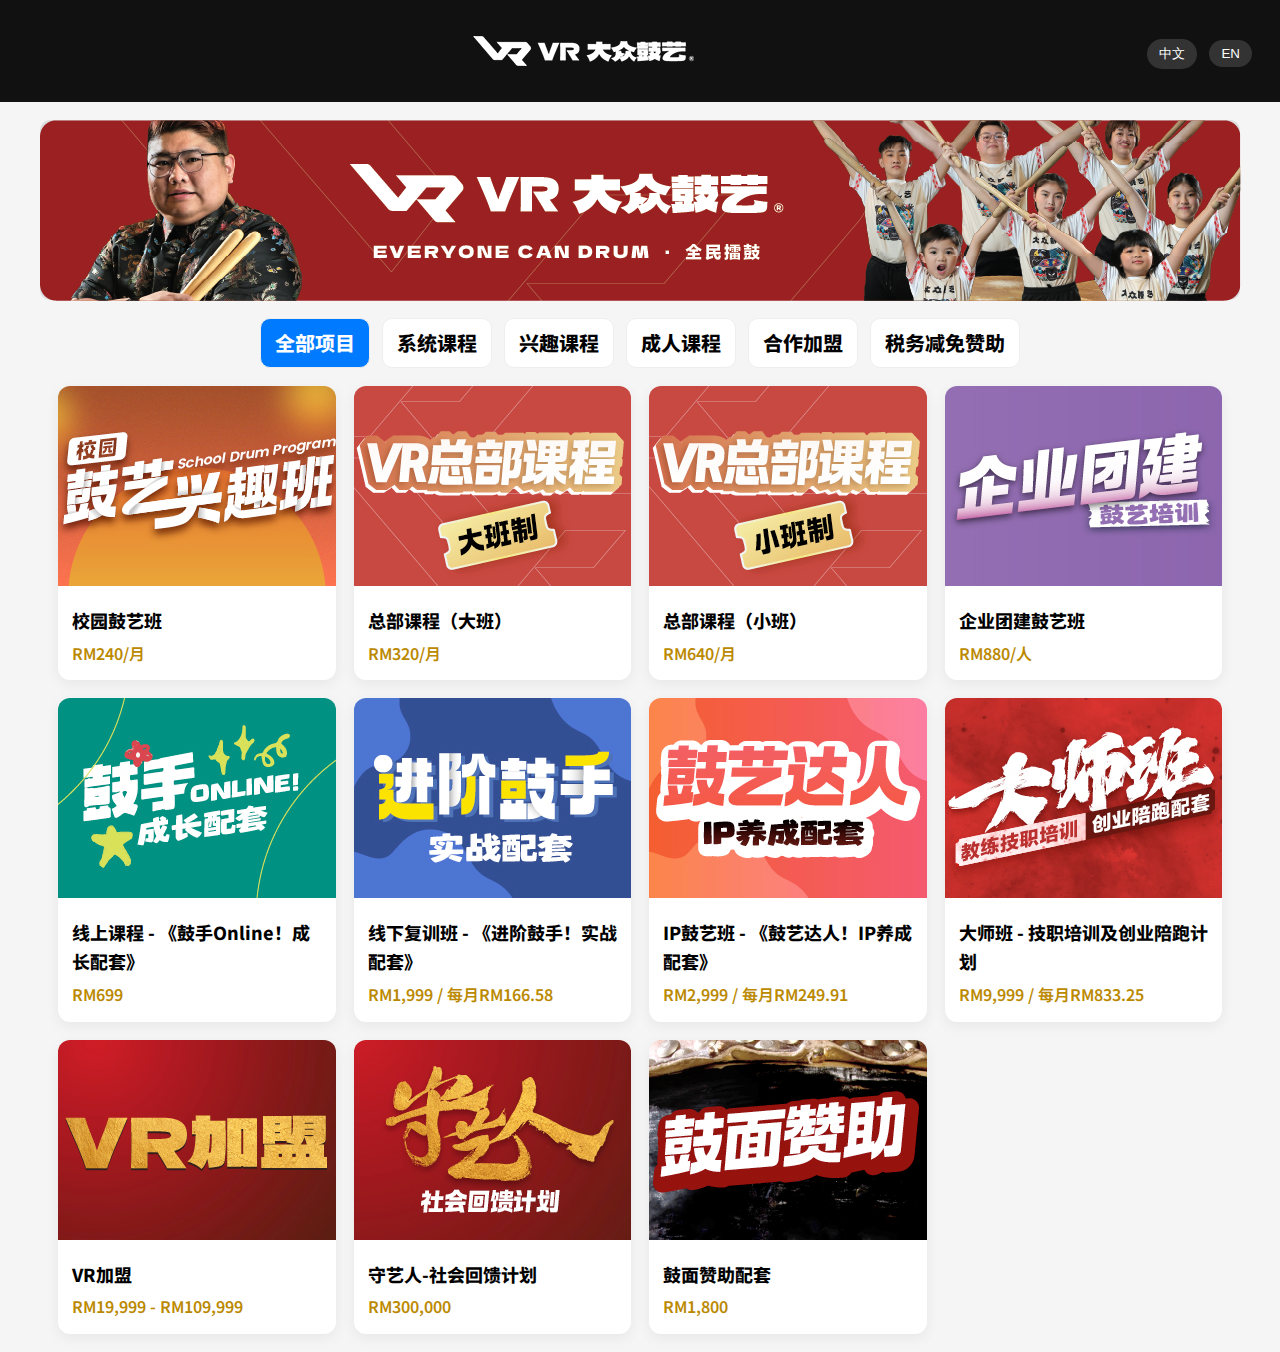
<file: index.html>
<!DOCTYPE html>
<html lang="zh">
<head>
<meta charset="utf-8" />
<meta name="viewport" content="width=device-width,initial-scale=1" />
<title>VR大众鼓艺 - 目录</title>
<link rel="stylesheet" href="style.css" />
</head>
<body>
  <header class="header">
    <div class="brand"><img src="1x/logo.png"></div>
    <div class="lang-btns">
      <button id="lang-zh">中文</button>
      <button id="lang-en">EN</button>
    </div>
  </header>

  <div class="banner container"><img src="1x/Asset 1.png"></div>

  <div class="tabs container">
    <div class="tab" data-cat="all">全部项目</div>
    <div class="tab" data-cat="系统课程">系统课程</div>
    <div class="tab" data-cat="兴趣课程">兴趣课程</div>
    <div class="tab" data-cat="成人课程">成人课程</div>
    <div class="tab" data-cat="合作加盟">合作加盟</div>
    <div class="tab" data-cat="税务减免赞助">税务减免赞助</div>
  </div>

  <main class="container">
    <div id="grid" class="grid"></div>
  </main>

<script src="script.js"></script>
</body>
</html>
</file>
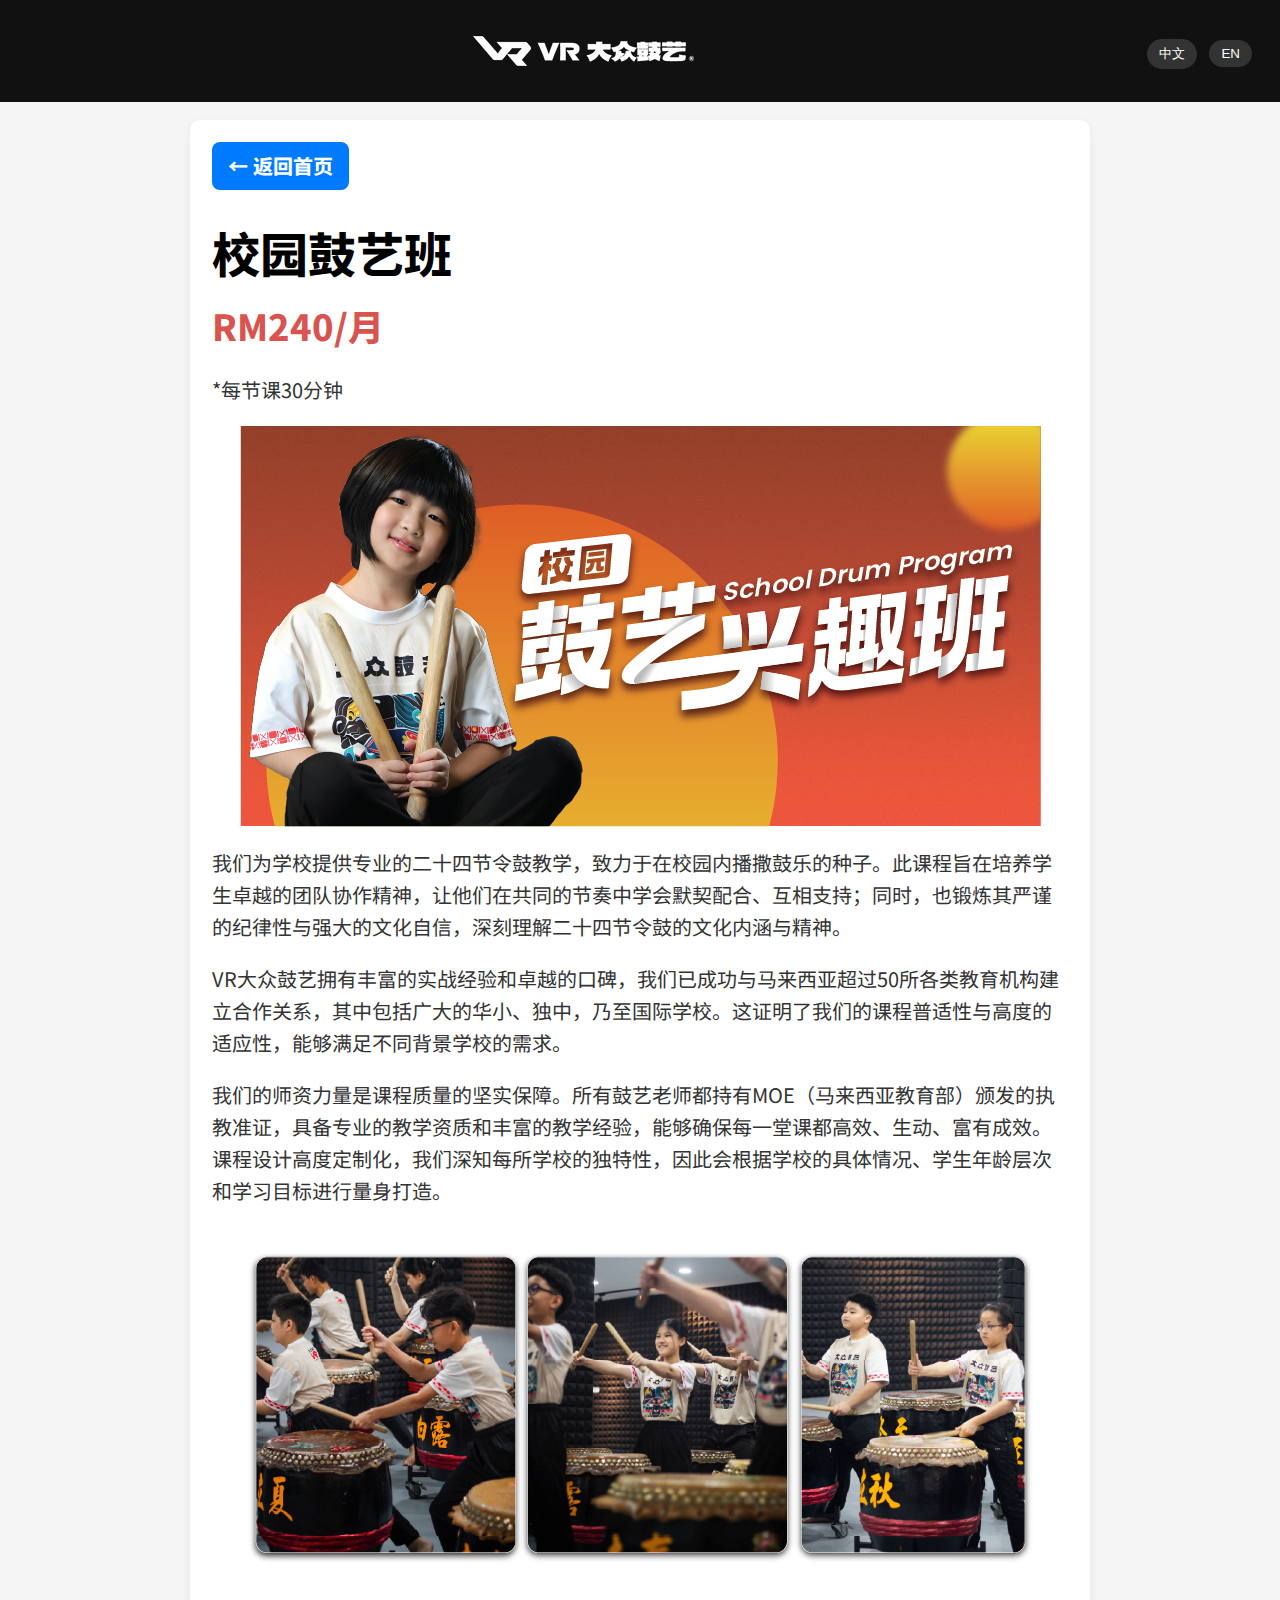
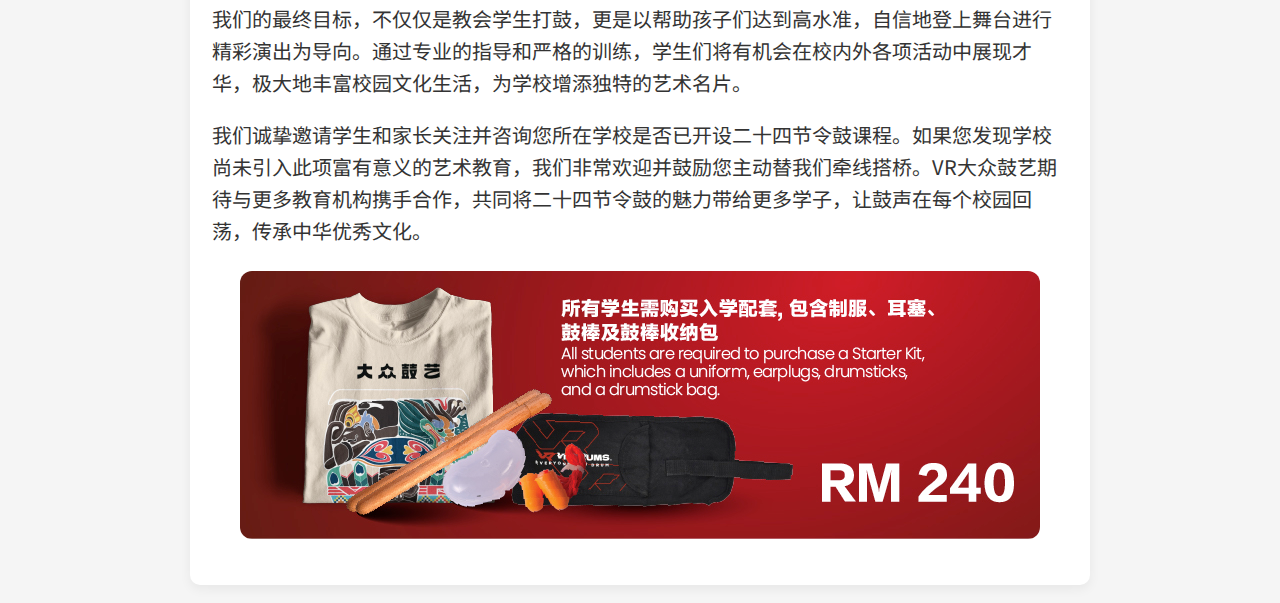
<file: project1.html>
<!DOCTYPE html>
<html lang="zh">
<head>
<meta charset="utf-8" />
<meta name="viewport" content="width=device-width,initial-scale=1" />
<title>校园鼓艺班 - VR大众鼓艺</title>
<link rel="stylesheet" href="style.css" />
</head>
<body>
  <header class="header">
    <div class="brand"><img src="1x/logo.png"></div>
    <div class="lang-btns">
      <button id="lang-zh">中文</button>
      <button id="lang-en">EN</button>
    </div>
  </header>

  <main class="container">
    <div class="content">
      <a class="back" href="index.html">← 返回首页</a>
      <div class="title" id="heading">校园鼓艺班</div>
      <div class="price" id="price">RM240/月</div>
      <div class="desc" id="desc"><p>*每节课30分钟</p></div>

      <div class="hero-img"><img src="1x/Asset 5.png" /></div>
      <div class="desc" id="desc">
        <p>我们为学校提供专业的二十四节令鼓教学，致力于在校园内播撒鼓乐的种子。此课程旨在培养学生卓越的团队协作精神，让他们在共同的节奏中学会默契配合、互相支持；同时，也锻炼其严谨的纪律性与强大的文化自信，深刻理解二十四节令鼓的文化内涵与精神。</p>
      
        <p>VR大众鼓艺拥有丰富的实战经验和卓越的口碑，我们已成功与马来西亚超过50所各类教育机构建立合作关系，其中包括广大的华小、独中，乃至国际学校。这证明了我们的课程普适性与高度的适应性，能够满足不同背景学校的需求。</p>
      
        <p>我们的师资力量是课程质量的坚实保障。所有鼓艺老师都持有MOE（马来西亚教育部）颁发的执教准证，具备专业的教学资质和丰富的教学经验，能够确保每一堂课都高效、生动、富有成效。课程设计高度定制化，我们深知每所学校的独特性，因此会根据学校的具体情况、学生年龄层次和学习目标进行量身打造。</p>
        <img src="1x/Rate Card2-25.jpg" class="desc-img" />

        <p>我们的最终目标，不仅仅是教会学生打鼓，更是以帮助孩子们达到高水准，自信地登上舞台进行精彩演出为导向。通过专业的指导和严格的训练，学生们将有机会在校内外各项活动中展现才华，极大地丰富校园文化生活，为学校增添独特的艺术名片。</p>
      
        <p>我们诚挚邀请学生和家长关注并咨询您所在学校是否已开设二十四节令鼓课程。如果您发现学校尚未引入此项富有意义的艺术教育，我们非常欢迎并鼓励您主动替我们牵线搭桥。VR大众鼓艺期待与更多教育机构携手合作，共同将二十四节令鼓的魅力带给更多学子，让鼓声在每个校园回荡，传承中华优秀文化。</p>
        <img src="1x/Rate Card.jpg" class="desc-img" />
      </div>
  </main>

<script>
  window.PROJECT_PAGE = "project1.html";
</script>
<script src="script.js"></script>
</body>
</html>
</file>
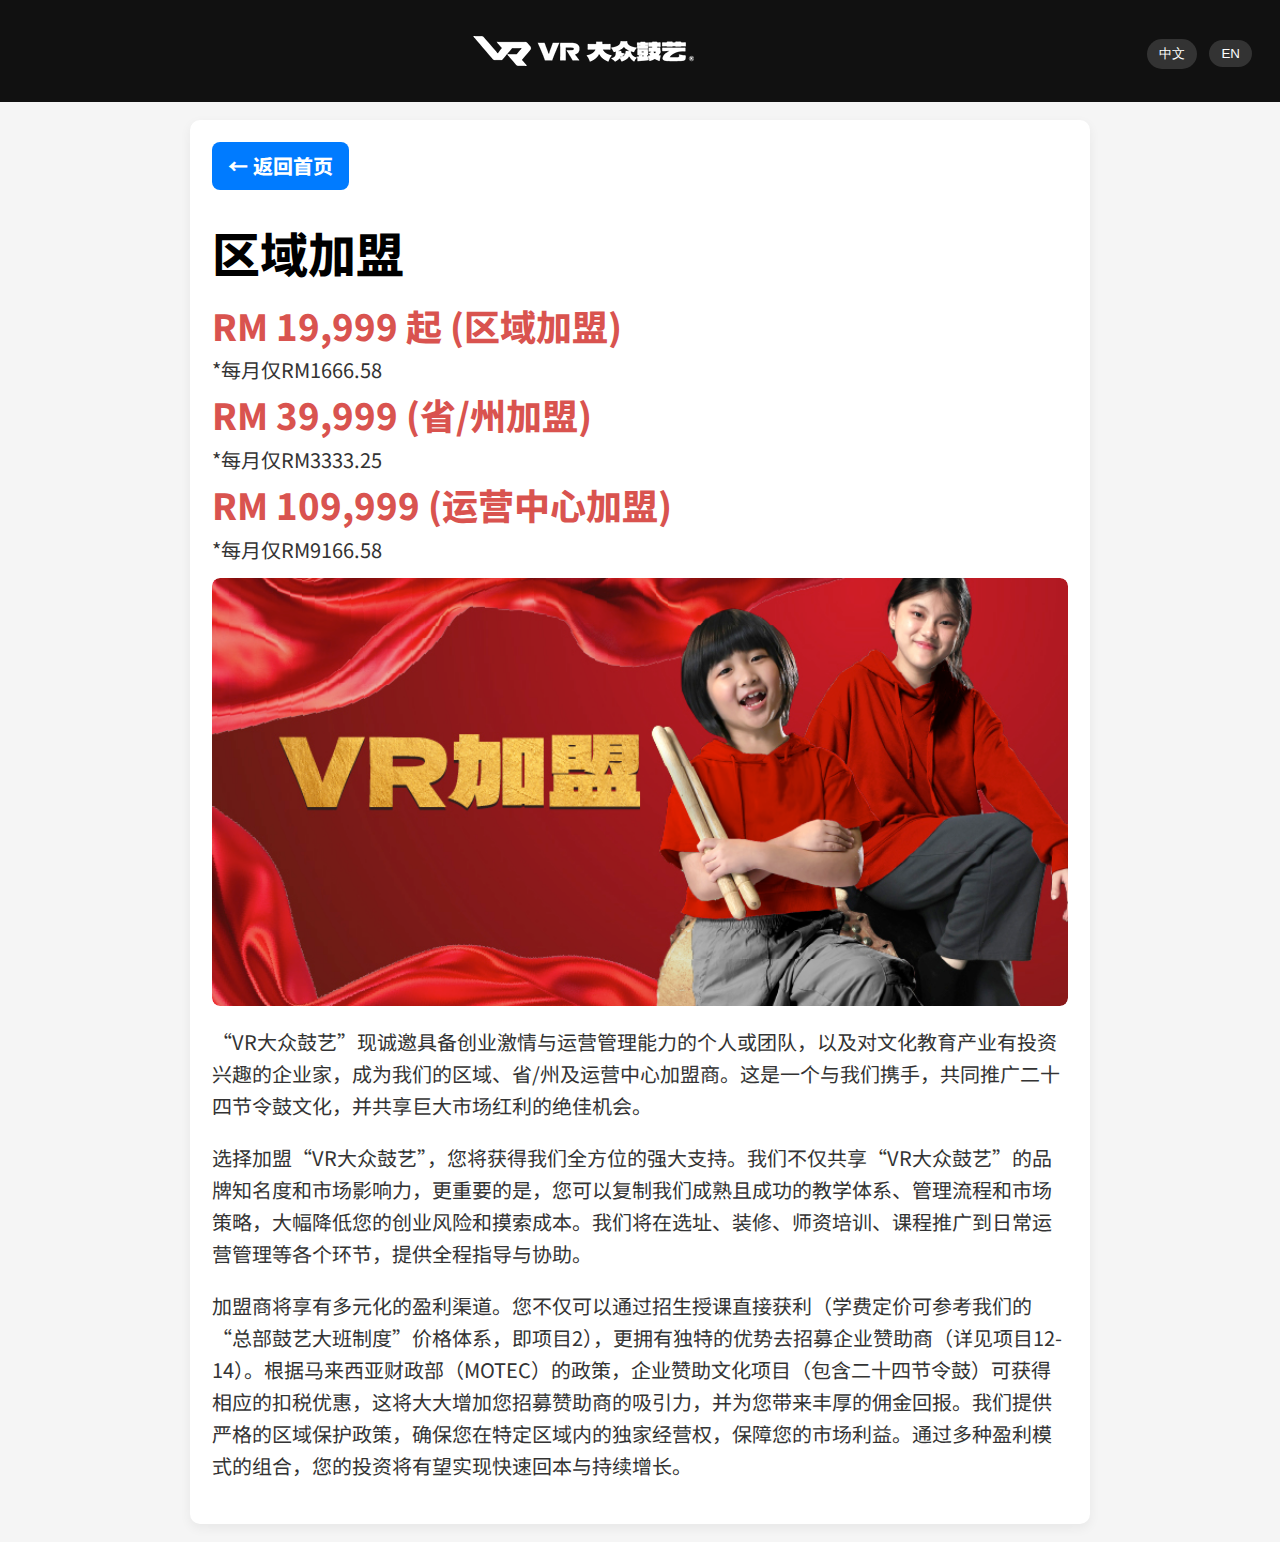
<file: project10.html>
<!DOCTYPE html>
<html lang="zh">
<head>
<meta charset="utf-8" />
<meta name="viewport" content="width=device-width,initial-scale=1" />
<title>区域加盟 - VR大众鼓艺</title>
<link rel="stylesheet" href="style.css" />
</head>
<body>
  <header class="header">
    <div class="brand"><img src="1x/logo.png"></div>
    <div class="lang-btns">
      <button id="lang-zh">中文</button>
      <button id="lang-en">EN</button>
    </div>
  </header>

  <main class="container">
    <div class="content">
      <a class="back" href="index.html">← 返回首页</a>
      <div class="title" id="heading">区域加盟</div>
      <div class="price" id="price">RM 19,999 起 (区域加盟)</div>
      <div class="desc" id="desc">*每月仅RM1666.58</div>
      <div class="price" id="price">RM 39,999 (省/州加盟)</div>
      <div class="desc" id="desc">*每月仅RM3333.25</div>
      <div class="price" id="price">RM 109,999 (运营中心加盟)</div>
     <div class="desc" id="desc">*每月仅RM9166.58</div>

      <div class="hero-img"><img src="1x/Rate Card-21.jpg" alt="区域加盟" style="width:100%;height:100%;object-fit:cover;border-radius:8px" /></div>
      <div class="desc" id="desc"><p>“VR大众鼓艺”现诚邀具备创业激情与运营管理能力的个人或团队，以及对文化教育产业有投资兴趣的企业家，成为我们的区域、省/州及运营中心加盟商。这是一个与我们携手，共同推广二十四节令鼓文化，并共享巨大市场红利的绝佳机会。</p>

        <p>选择加盟“VR大众鼓艺”，您将获得我们全方位的强大支持。我们不仅共享“VR大众鼓艺”的品牌知名度和市场影响力，更重要的是，您可以复制我们成熟且成功的教学体系、管理流程和市场策略，大幅降低您的创业风险和摸索成本。我们将在选址、装修、师资培训、课程推广到日常运营管理等各个环节，提供全程指导与协助。</p>
        
        <p>加盟商将享有多元化的盈利渠道。您不仅可以通过招生授课直接获利（学费定价可参考我们的“总部鼓艺大班制度”价格体系，即项目2），更拥有独特的优势去招募企业赞助商（详见项目12-14）。根据马来西亚财政部（MOTEC）的政策，企业赞助文化项目（包含二十四节令鼓）可获得相应的扣税优惠，这将大大增加您招募赞助商的吸引力，并为您带来丰厚的佣金回报。我们提供严格的区域保护政策，确保您在特定区域内的独家经营权，保障您的市场利益。通过多种盈利模式的组合，您的投资将有望实现快速回本与持续增长。</p></div>
    </div>
  </main>

<script>
  window.PROJECT_PAGE = "project10.html";
</script>
<script src="script.js"></script>
</body>
</html>
</file>
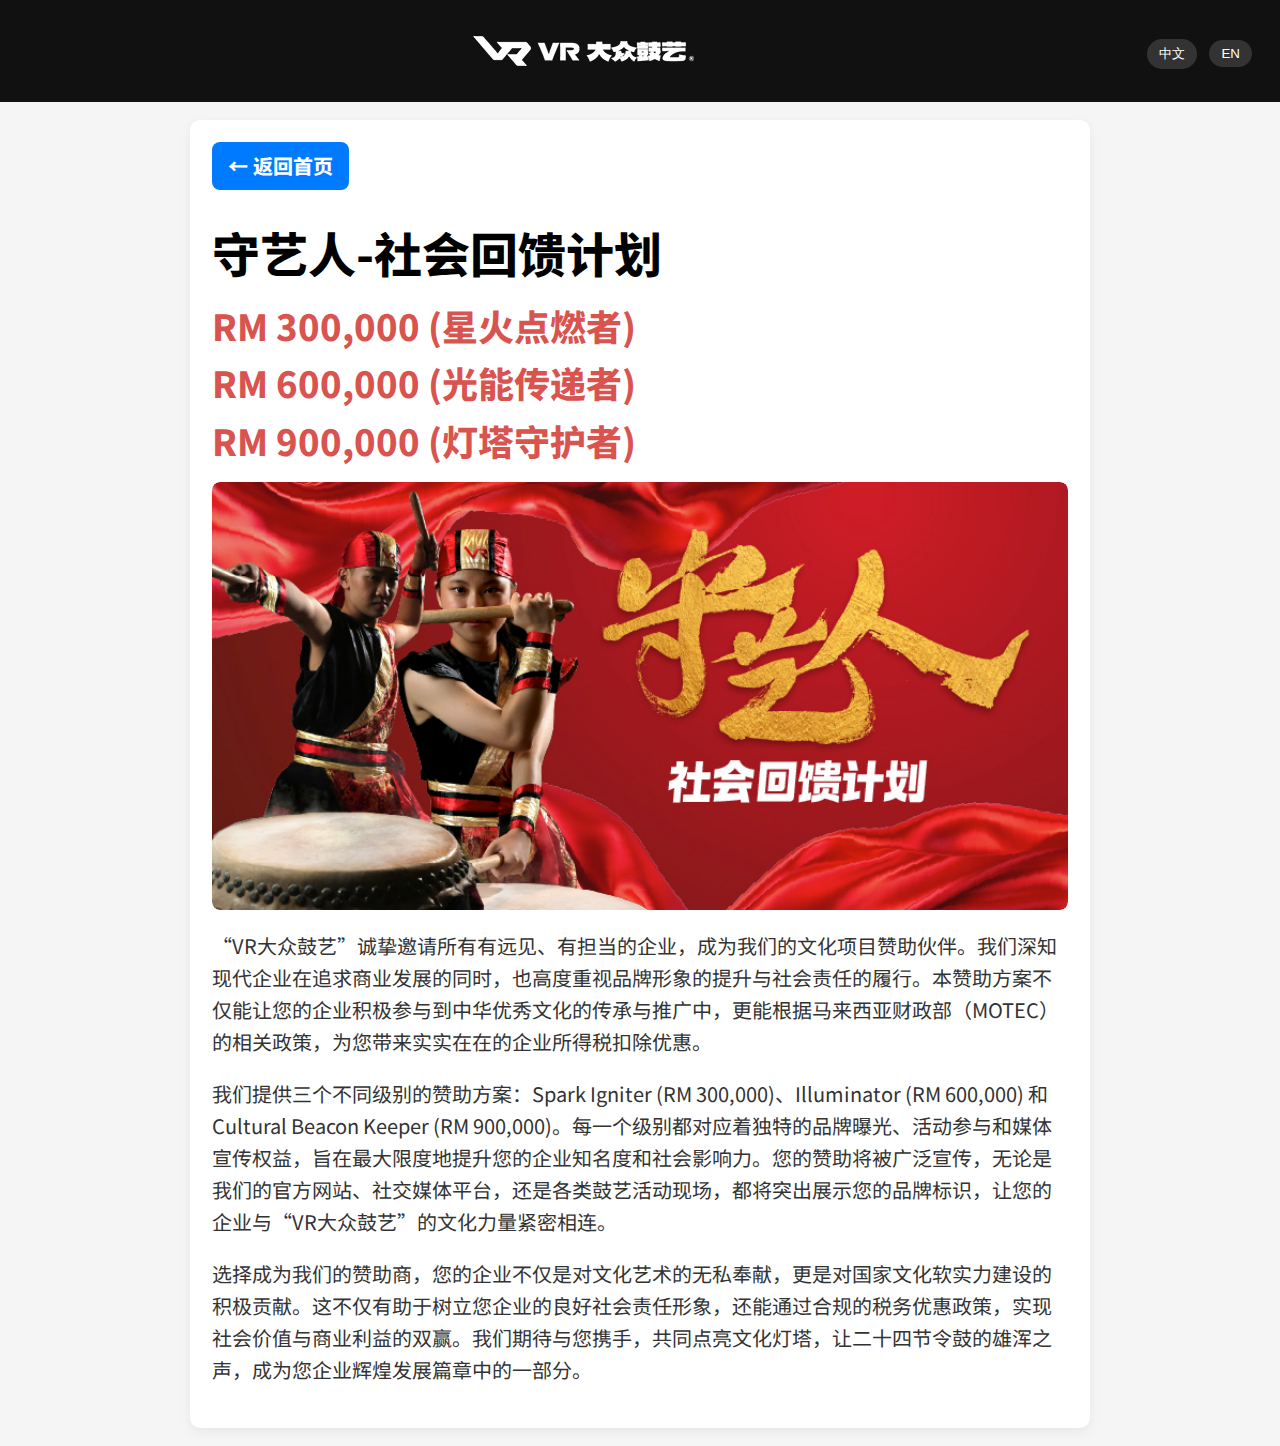
<file: project13.html>
<!DOCTYPE html>
<html lang="zh">
<head>
<meta charset="utf-8" />
<meta name="viewport" content="width=device-width,initial-scale=1" />
<title>星火点燃者 - VR大众鼓艺</title>
<link rel="stylesheet" href="style.css" />
</head>
<body>
  <header class="header">
    <div class="brand"><img src="1x/logo.png"></div>
    <div class="lang-btns">
      <button id="lang-zh">中文</button>
      <button id="lang-en">EN</button>
    </div>
  </header>

  <main class="container">
    <div class="content">
      <a class="back" href="index.html">← 返回首页</a>
      <div class="title" id="heading">守艺人-社会回馈计划</div>
      <div class="price" id="price">RM 300,000 (星火点燃者)</div>
      <div class="price" id="price">RM 600,000 (光能传递者)</div>
      <div class="price" id="price">RM 900,000 (灯塔守护者)</div>
      <div class="hero-img"><img src="1x/Rate Card-22.jpg" alt="星火点燃者" style="width:100%;height:100%;object-fit:cover;border-radius:8px" /></div>
      <div class="desc" id="desc"><p>“VR大众鼓艺”诚挚邀请所有有远见、有担当的企业，成为我们的文化项目赞助伙伴。我们深知现代企业在追求商业发展的同时，也高度重视品牌形象的提升与社会责任的履行。本赞助方案不仅能让您的企业积极参与到中华优秀文化的传承与推广中，更能根据马来西亚财政部（MOTEC）的相关政策，为您带来实实在在的企业所得税扣除优惠。</p>

        <p>我们提供三个不同级别的赞助方案：Spark Igniter (RM 300,000)、Illuminator (RM 600,000) 和 Cultural Beacon Keeper (RM 900,000)。每一个级别都对应着独特的品牌曝光、活动参与和媒体宣传权益，旨在最大限度地提升您的企业知名度和社会影响力。您的赞助将被广泛宣传，无论是我们的官方网站、社交媒体平台，还是各类鼓艺活动现场，都将突出展示您的品牌标识，让您的企业与“VR大众鼓艺”的文化力量紧密相连。</p>
        
        <p>选择成为我们的赞助商，您的企业不仅是对文化艺术的无私奉献，更是对国家文化软实力建设的积极贡献。这不仅有助于树立您企业的良好社会责任形象，还能通过合规的税务优惠政策，实现社会价值与商业利益的双赢。我们期待与您携手，共同点亮文化灯塔，让二十四节令鼓的雄浑之声，成为您企业辉煌发展篇章中的一部分。</p></div>
    </div>
  </main>

<script>
  window.PROJECT_PAGE = "project13.html";
</script>
<script src="script.js"></script>
</body>
</html>
</file>
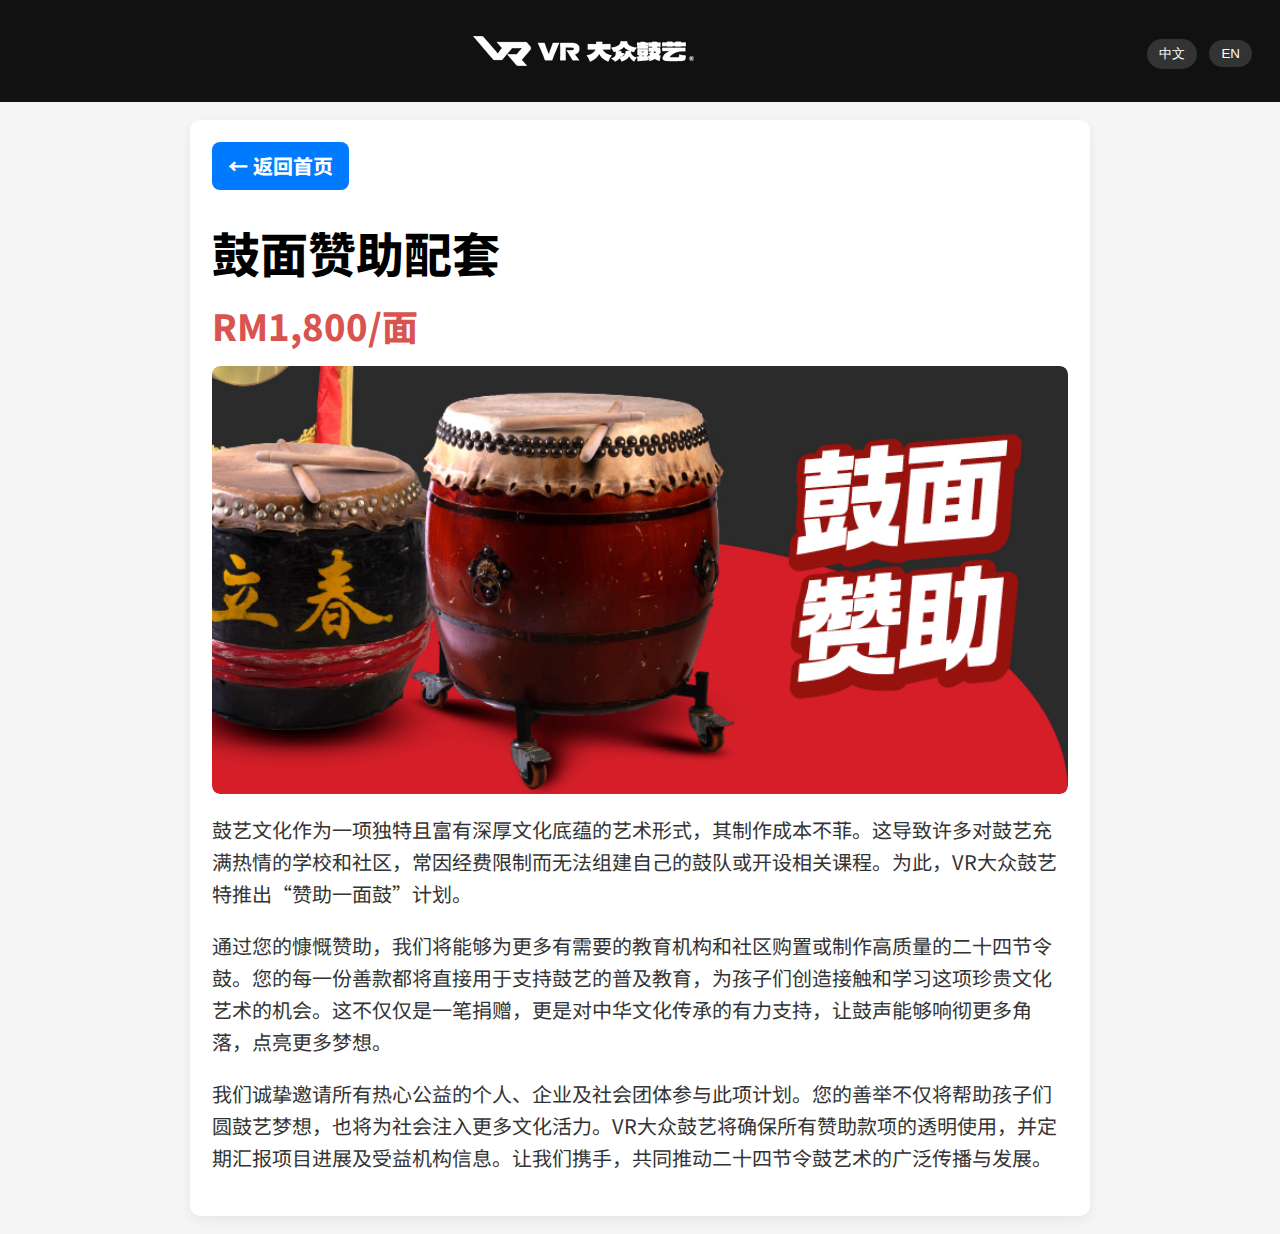
<file: project16.html>
<!DOCTYPE html>
<html lang="zh">
<head>
<meta charset="utf-8" />
<meta name="viewport" content="width=device-width,initial-scale=1" />
<title>鼓面赞助配套 - VR大众鼓艺</title>
<link rel="stylesheet" href="style.css" />
</head>
<body>
  <header class="header">
    <div class="brand"><img src="1x/logo.png"></div>
    <div class="lang-btns">
      <button id="lang-zh">中文</button>
      <button id="lang-en">EN</button>
    </div>
  </header>

  <main class="container">
    <div class="content">
      <a class="back" href="index.html">← 返回首页</a>
      <div class="title" id="heading">鼓面赞助配套</div>
      <div class="price" id="price">RM1,800/面</div>
      <div class="hero-img"><img src="1x/Rate Card-23.jpg" alt="鼓面赞助配套" style="width:100%;height:100%;object-fit:cover;border-radius:8px" /></div>
      <div class="desc" id="desc"><p>鼓艺文化作为一项独特且富有深厚文化底蕴的艺术形式，其制作成本不菲。这导致许多对鼓艺充满热情的学校和社区，常因经费限制而无法组建自己的鼓队或开设相关课程。为此，VR大众鼓艺特推出“赞助一面鼓”计划。</p>

        <p>通过您的慷慨赞助，我们将能够为更多有需要的教育机构和社区购置或制作高质量的二十四节令鼓。您的每一份善款都将直接用于支持鼓艺的普及教育，为孩子们创造接触和学习这项珍贵文化艺术的机会。这不仅仅是一笔捐赠，更是对中华文化传承的有力支持，让鼓声能够响彻更多角落，点亮更多梦想。</p>
        
        <p>我们诚挚邀请所有热心公益的个人、企业及社会团体参与此项计划。您的善举不仅将帮助孩子们圆鼓艺梦想，也将为社会注入更多文化活力。VR大众鼓艺将确保所有赞助款项的透明使用，并定期汇报项目进展及受益机构信息。让我们携手，共同推动二十四节令鼓艺术的广泛传播与发展。</p></div>
    </div>
  </main>

<script>
  window.PROJECT_PAGE = "project16.html";
</script>
<script src="script.js"></script>
</body>
</html>
</file>
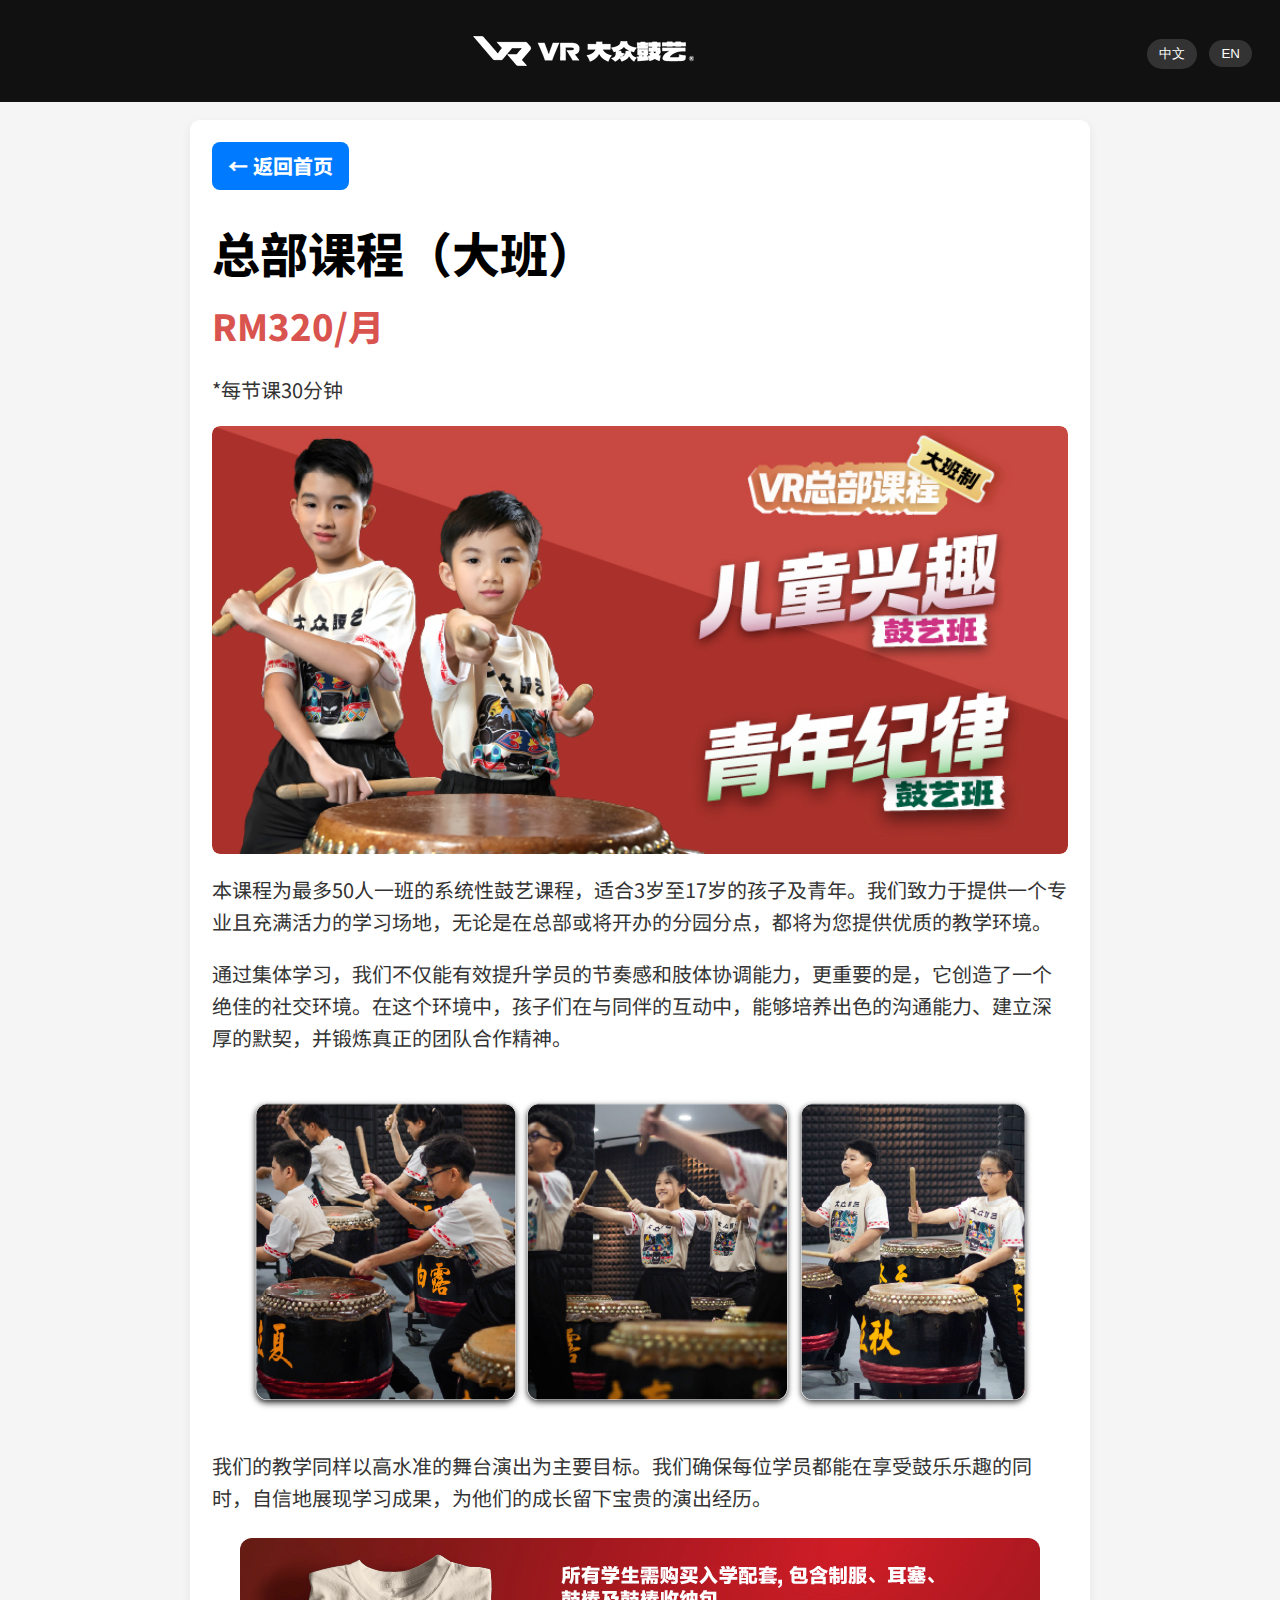
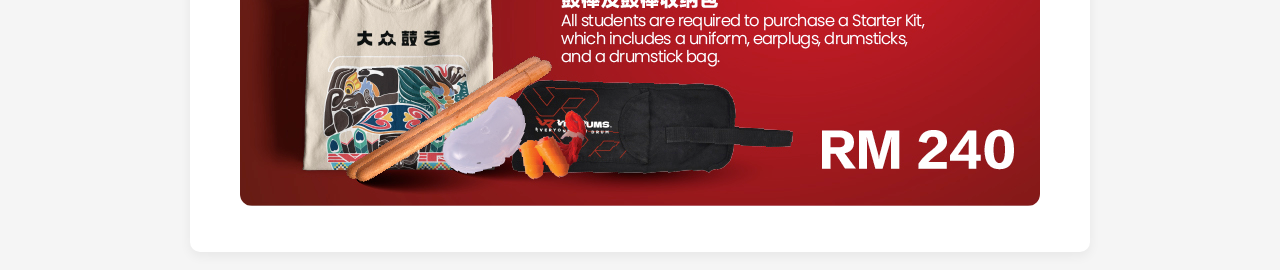
<file: project2.html>
<!DOCTYPE html>
<html lang="zh">
<head>
<meta charset="utf-8" />
<meta name="viewport" content="width=device-width,initial-scale=1" />
<title>儿童兴趣鼓艺班（大班） - VR大众鼓艺</title>
<link rel="stylesheet" href="style.css" />
</head>
<body>
  <header class="header">
    <div class="brand"><img src="1x/logo.png"></div>
    <div class="lang-btns">
      <button id="lang-zh">中文</button>
      <button id="lang-en">EN</button>
    </div>
  </header>

  <main class="container">
    <div class="content">
      <a class="back" href="index.html">← 返回首页</a>
      <div class="title" id="heading">总部课程（大班）</div>
      <div class="price" id="price">RM320/月</div>
      <div class="desc" id="desc"><p>*每节课30分钟</p></div>
      <div class="hero-img"><img src="1x/Rate Card-18.jpg" alt="儿童兴趣鼓艺班（大班）" style="width:100%;height:100%;object-fit:cover;border-radius:8px" /></div>
      <div class="desc" id="desc">
        <p>本课程为最多50人一班的系统性鼓艺课程，适合3岁至17岁的孩子及青年。我们致力于提供一个专业且充满活力的学习场地，无论是在总部或将开办的分园分点，都将为您提供优质的教学环境。</p>

          <p>通过集体学习，我们不仅能有效提升学员的节奏感和肢体协调能力，更重要的是，它创造了一个绝佳的社交环境。在这个环境中，孩子们在与同伴的互动中，能够培养出色的沟通能力、建立深厚的默契，并锻炼真正的团队合作精神。</p>
          <img src="1x/Rate Card2-25.jpg" class="desc-img" />

            <p>我们的教学同样以高水准的舞台演出为主要目标。我们确保每位学员都能在享受鼓乐乐趣的同时，自信地展现学习成果，为他们的成长留下宝贵的演出经历。</p>
            <img src="1x/Rate Card.jpg" class="desc-img" />

        </div>
    </div>
  </main>

<script>
  window.PROJECT_PAGE = "project2.html";
</script>
<script src="script.js"></script>
</body>
</html>
</file>
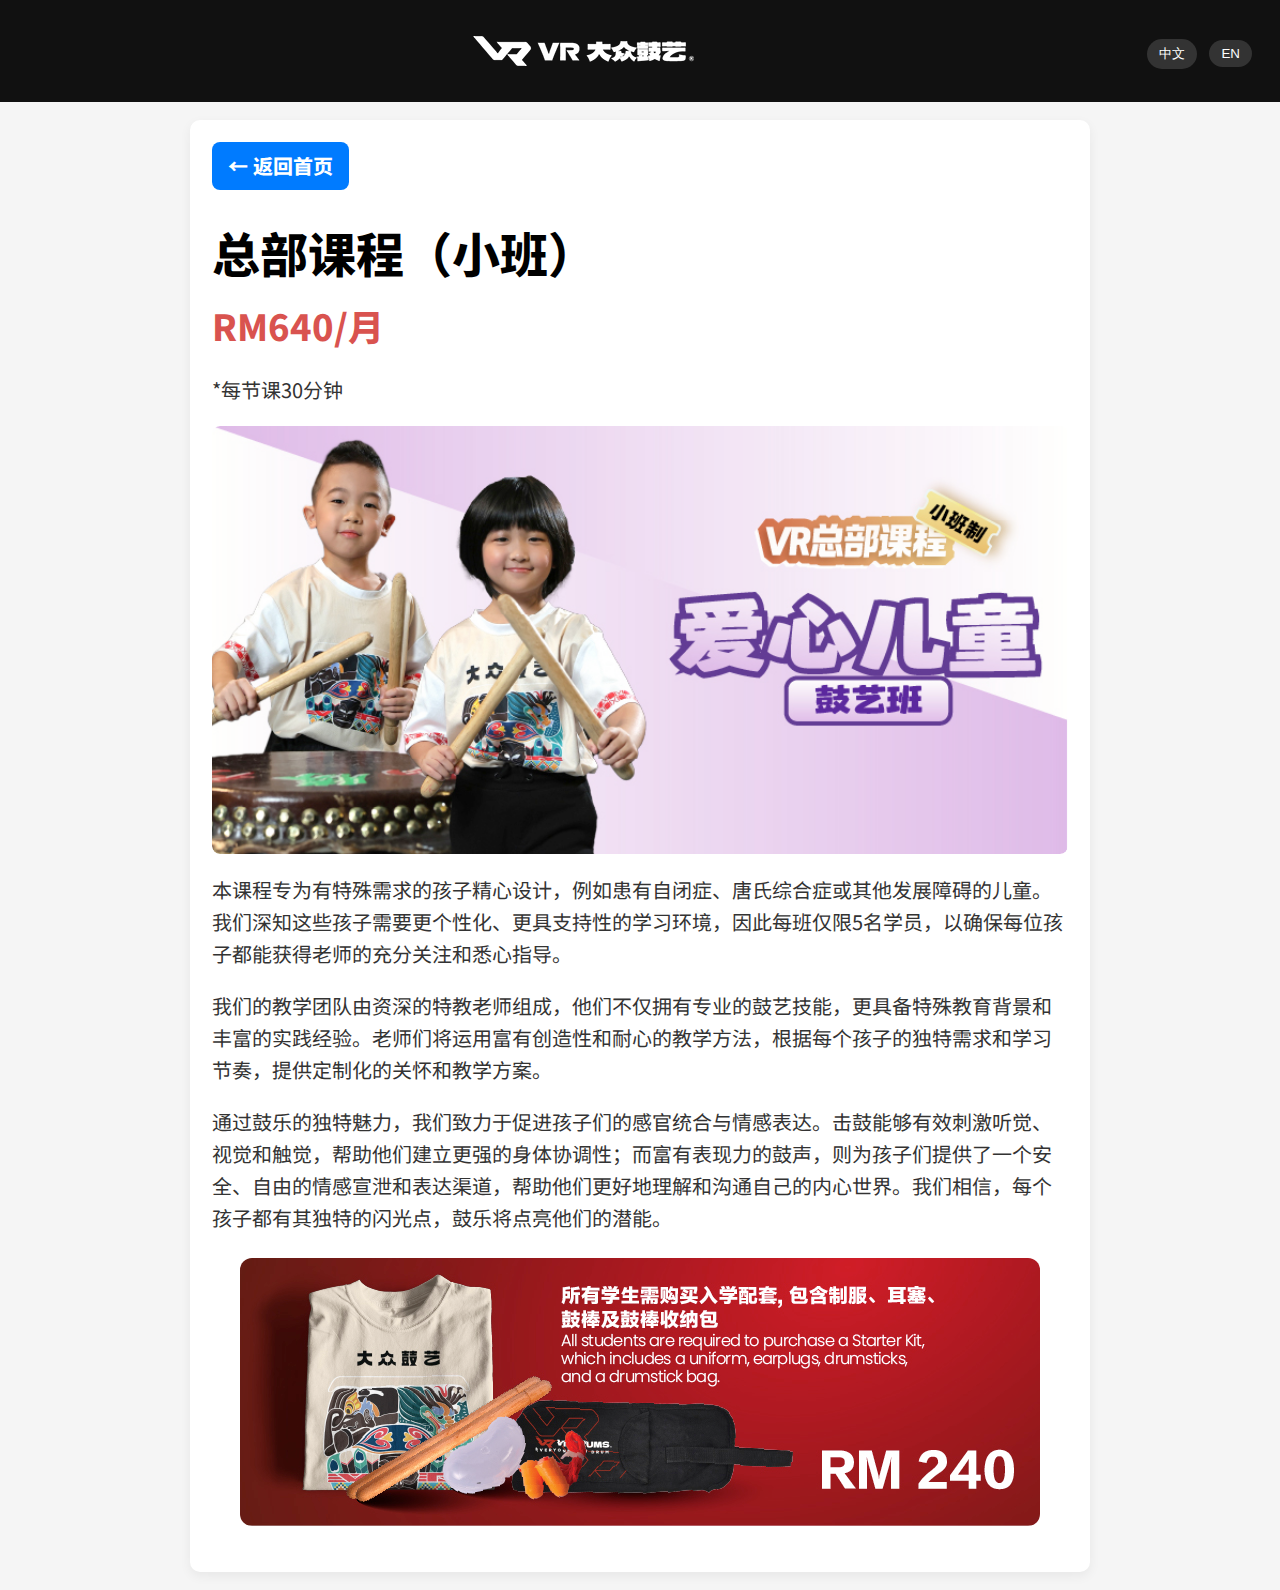
<file: project3.html>
<!DOCTYPE html>
<html lang="zh">
<head>
<meta charset="utf-8" />
<meta name="viewport" content="width=device-width,initial-scale=1" />
<title>爱心儿童鼓艺班（小班） - VR大众鼓艺</title>
<link rel="stylesheet" href="style.css" />
</head>
<body>
  <header class="header">
    <div class="brand"><img src="1x/logo.png"></div>
    <div class="lang-btns">
      <button id="lang-zh">中文</button>
      <button id="lang-en">EN</button>
    </div>
  </header>

  <main class="container">
    <div class="content">
      <a class="back" href="index.html">← 返回首页</a>
      <div class="title" id="heading">总部课程（小班）</div>
      <div class="price" id="price">RM640/月</div>
      <div class="desc" id="desc"><p>*每节课30分钟</p></div>

      <div class="hero-img"><img src="1x/Rate Card-19.jpg" alt="爱心儿童鼓艺班（小班）" style="width:100%;height:100%;object-fit:cover;border-radius:8px" /></div>
      <div class="desc" id="desc">
        <p>本课程专为有特殊需求的孩子精心设计，例如患有自闭症、唐氏综合症或其他发展障碍的儿童。我们深知这些孩子需要更个性化、更具支持性的学习环境，因此每班仅限5名学员，以确保每位孩子都能获得老师的充分关注和悉心指导。</p>

          <p>我们的教学团队由资深的特教老师组成，他们不仅拥有专业的鼓艺技能，更具备特殊教育背景和丰富的实践经验。老师们将运用富有创造性和耐心的教学方法，根据每个孩子的独特需求和学习节奏，提供定制化的关怀和教学方案。</p>
          
          <p>通过鼓乐的独特魅力，我们致力于促进孩子们的感官统合与情感表达。击鼓能够有效刺激听觉、视觉和触觉，帮助他们建立更强的身体协调性；而富有表现力的鼓声，则为孩子们提供了一个安全、自由的情感宣泄和表达渠道，帮助他们更好地理解和沟通自己的内心世界。我们相信，每个孩子都有其独特的闪光点，鼓乐将点亮他们的潜能。</p>
          <img src="1x/Rate Card.jpg" class="desc-img" />

        </div>
    </div>
  </main>

<script>
  window.PROJECT_PAGE = "project3.html";
</script>
<script src="script.js"></script>
</body>
</html>
</file>
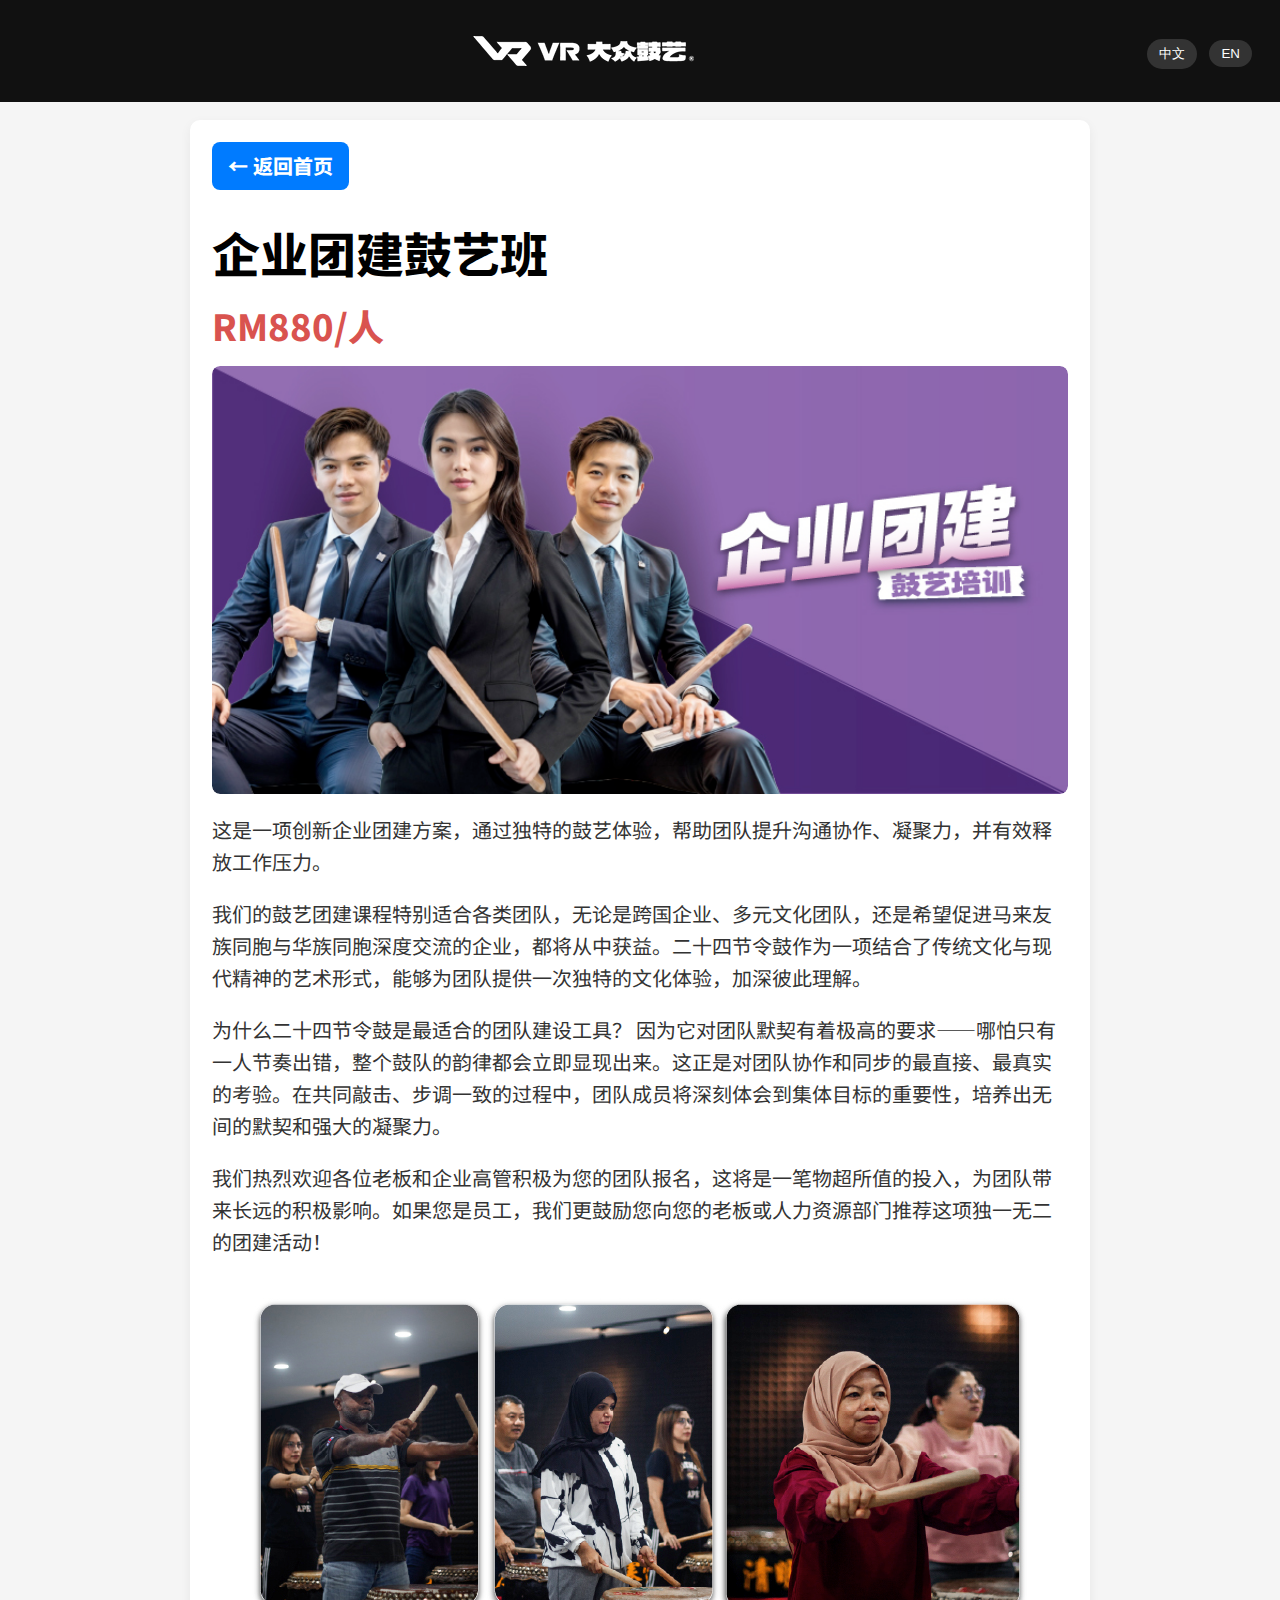
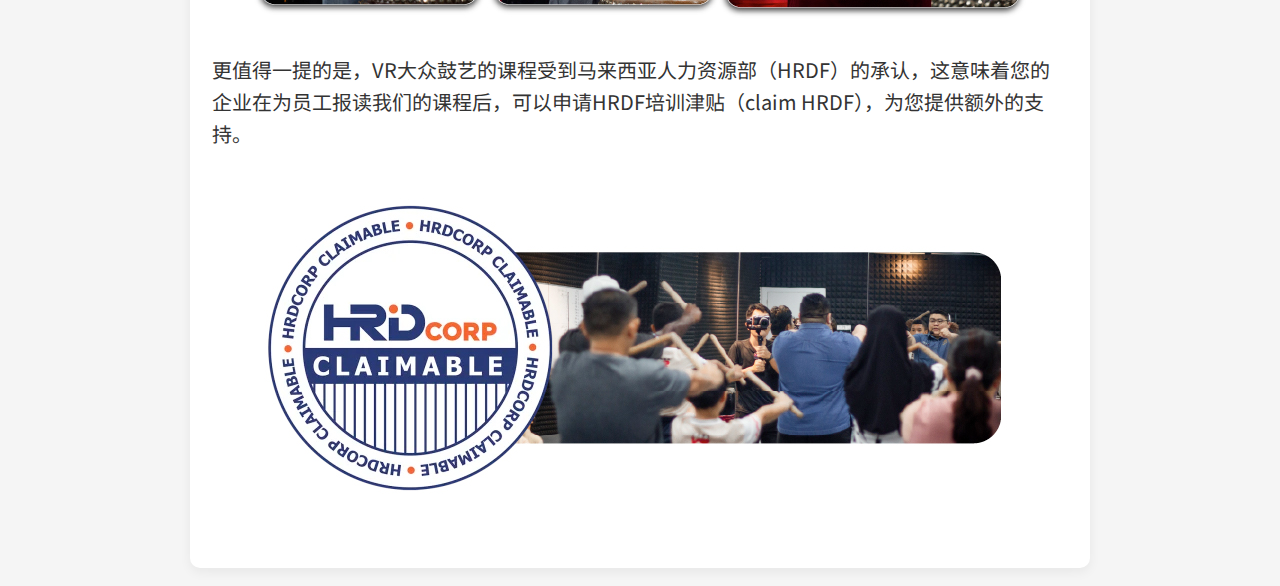
<file: project4.html>
<!DOCTYPE html>
<html lang="zh">
<head>
<meta charset="utf-8" />
<meta name="viewport" content="width=device-width,initial-scale=1" />
<title>企业团建鼓艺班 - VR大众鼓艺</title>
<link rel="stylesheet" href="style.css" />
</head>
<body>
  <header class="header">
    <div class="brand"><img src="1x/logo.png"></div>
    <div class="lang-btns">
      <button id="lang-zh">中文</button>
      <button id="lang-en">EN</button>
    </div>
  </header>

  <main class="container">
    <div class="content">
      <a class="back" href="index.html">← 返回首页</a>
      <div class="title" id="heading">企业团建鼓艺班</div>
      <div class="price" id="price">RM880/人</div>
      <div class="hero-img"><img src="1x/Rate Card-20.jpg" alt="企业团建鼓艺班" style="width:100%;height:100%;object-fit:cover;border-radius:8px" /></div>
      <div class="desc" id="desc"><p>这是一项创新企业团建方案，通过独特的鼓艺体验，帮助团队提升沟通协作、凝聚力，并有效释放工作压力。</p>

        <p>我们的鼓艺团建课程特别适合各类团队，无论是跨国企业、多元文化团队，还是希望促进马来友族同胞与华族同胞深度交流的企业，都将从中获益。二十四节令鼓作为一项结合了传统文化与现代精神的艺术形式，能够为团队提供一次独特的文化体验，加深彼此理解。</p>
        
          <p>为什么二十四节令鼓是最适合的团队建设工具？ 因为它对团队默契有着极高的要求——哪怕只有一人节奏出错，整个鼓队的韵律都会立即显现出来。这正是对团队协作和同步的最直接、最真实的考验。在共同敲击、步调一致的过程中，团队成员将深刻体会到集体目标的重要性，培养出无间的默契和强大的凝聚力。</p>
        
            <p>我们热烈欢迎各位老板和企业高管积极为您的团队报名，这将是一笔物超所值的投入，为团队带来长远的积极影响。如果您是员工，我们更鼓励您向您的老板或人力资源部门推荐这项独一无二的团建活动！</p>
            <img src="1x/Rate Card2-27.jpg" class="desc-img" />

              <p>更值得一提的是，VR大众鼓艺的课程受到马来西亚人力资源部（HRDF）的承认，这意味着您的企业在为员工报读我们的课程后，可以申请HRDF培训津贴（claim HRDF），为您提供额外的支持。</p></div>
              <img src="1x/Rate Card2-28.jpg" class="desc-img" />

            </div>
  </main>

<script>
  window.PROJECT_PAGE = "project4.html";
</script>
<script src="script.js"></script>
</body>
</html>
</file>
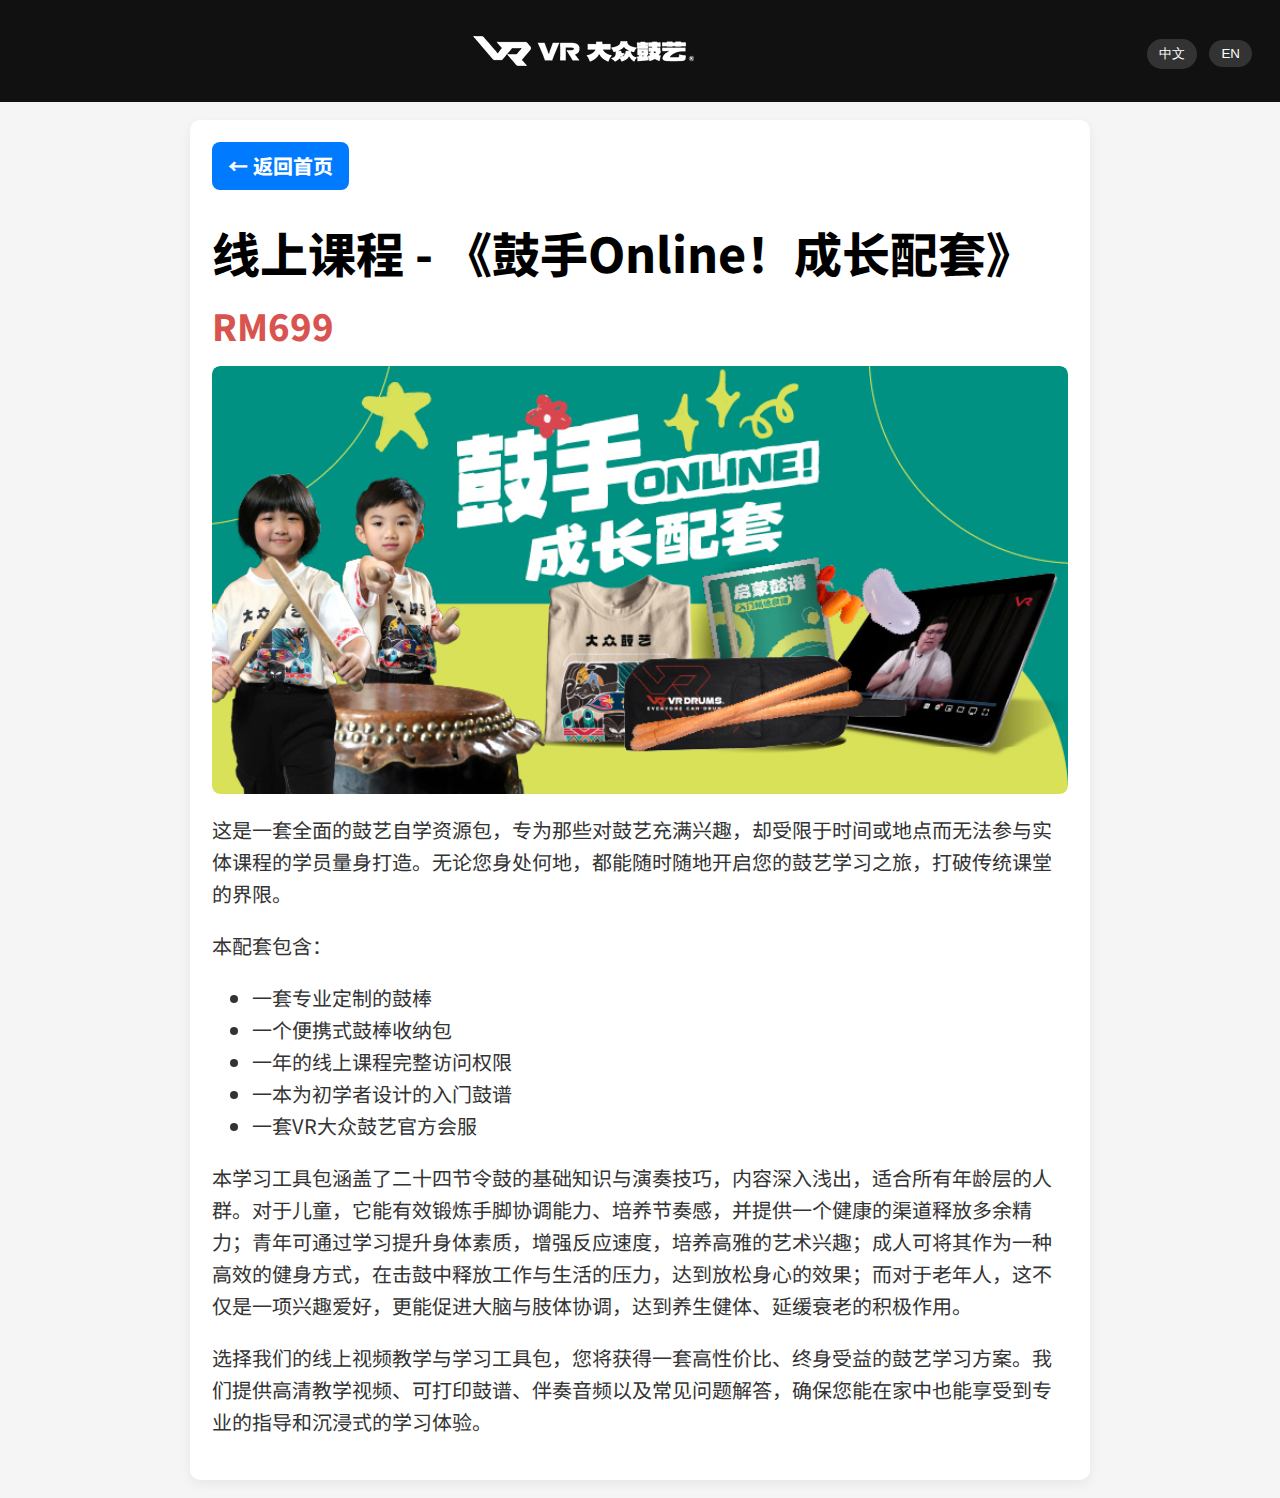
<file: project5.html>
<!DOCTYPE html>
<html lang="zh">
<head>
<meta charset="utf-8" />
<meta name="viewport" content="width=device-width,initial-scale=1" />
<title>线上课程 - 《鼓手Online！成长配套》 - VR大众鼓艺</title>
<link rel="stylesheet" href="style.css" />
</head>
<body>
  <header class="header">
    <div class="brand"><img src="1x/logo.png"></div>
    <div class="lang-btns">
      <button id="lang-zh">中文</button>
      <button id="lang-en">EN</button>
    </div>
  </header>

  <main class="container">
    <div class="content">
      <a class="back" href="index.html">← 返回首页</a>
      <div class="title" id="heading">线上课程 - 《鼓手Online！成长配套》</div>
      <div class="price" id="price">RM699</div>
      <div class="hero-img"><img src="1x/Rate Card-14.jpg" alt="线上课程 - 《鼓手Online！成长配套》" style="width:100%;height:100%;object-fit:cover;border-radius:8px" /></div>
      <div class="desc" id="desc"><p>这是一套全面的鼓艺自学资源包，专为那些对鼓艺充满兴趣，却受限于时间或地点而无法参与实体课程的学员量身打造。无论您身处何地，都能随时随地开启您的鼓艺学习之旅，打破传统课堂的界限。</p>

        <p>本配套包含：</p>
        <ul>
        <li>一套专业定制的鼓棒</li>
        <li>一个便携式鼓棒收纳包</li>
        <li>一年的线上课程完整访问权限</li>
        <li>一本为初学者设计的入门鼓谱</li>
        <li>一套VR大众鼓艺官方会服</li>
        </ul>
        
        <p>本学习工具包涵盖了二十四节令鼓的基础知识与演奏技巧，内容深入浅出，适合所有年龄层的人群。对于儿童，它能有效锻炼手脚协调能力、培养节奏感，并提供一个健康的渠道释放多余精力；青年可通过学习提升身体素质，增强反应速度，培养高雅的艺术兴趣；成人可将其作为一种高效的健身方式，在击鼓中释放工作与生活的压力，达到放松身心的效果；而对于老年人，这不仅是一项兴趣爱好，更能促进大脑与肢体协调，达到养生健体、延缓衰老的积极作用。</p>
        
        <p>选择我们的线上视频教学与学习工具包，您将获得一套高性价比、终身受益的鼓艺学习方案。我们提供高清教学视频、可打印鼓谱、伴奏音频以及常见问题解答，确保您能在家中也能享受到专业的指导和沉浸式的学习体验。</p></div>
    </div>
  </main>

<script>
  window.PROJECT_PAGE = "project5.html";
</script>
<script src="script.js"></script>
</body>
</html>
</file>
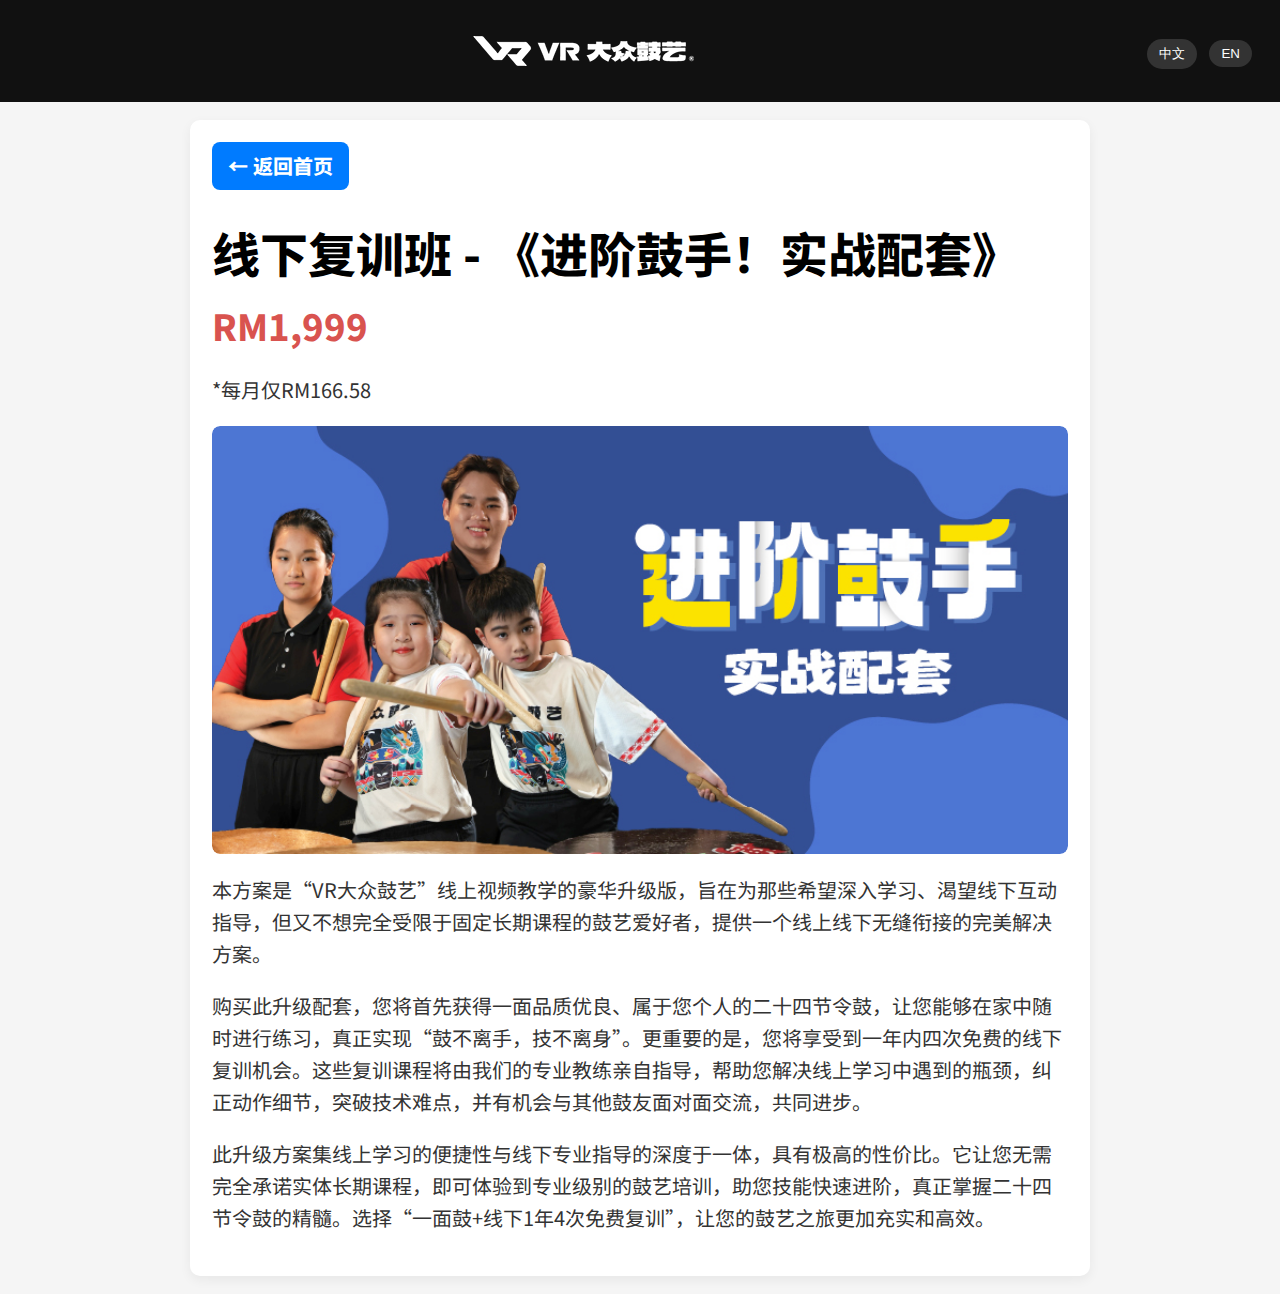
<file: project7.html>
<!DOCTYPE html>
<html lang="zh">
<head>
<meta charset="utf-8" />
<meta name="viewport" content="width=device-width,initial-scale=1" />
<title>线下复训班 - 《进阶鼓手！实战配套》 - VR大众鼓艺</title>
<link rel="stylesheet" href="style.css" />
</head>
<body>
  <header class="header">
    <div class="brand"><img src="1x/logo.png"></div>
    <div class="lang-btns">
      <button id="lang-zh">中文</button>
      <button id="lang-en">EN</button>
    </div>
  </header>

  <main class="container">
    <div class="content">
      <a class="back" href="index.html">← 返回首页</a>
      <div class="title" id="heading">线下复训班 - 《进阶鼓手！实战配套》</div>
      <div class="price" id="price">RM1,999</div>
      <div class="desc" id="desc"><p>*每月仅RM166.58</p></div>

      <div class="hero-img"><img src="1x/Rate Card-15.jpg" alt="线下复训班 - 《进阶鼓手！实战配套》" style="width:100%;height:100%;object-fit:cover;border-radius:8px" /></div>
      <div class="desc" id="desc"><p>本方案是“VR大众鼓艺”线上视频教学的豪华升级版，旨在为那些希望深入学习、渴望线下互动指导，但又不想完全受限于固定长期课程的鼓艺爱好者，提供一个线上线下无缝衔接的完美解决方案。</p>

        <p>购买此升级配套，您将首先获得一面品质优良、属于您个人的二十四节令鼓，让您能够在家中随时进行练习，真正实现“鼓不离手，技不离身”。更重要的是，您将享受到一年内四次免费的线下复训机会。这些复训课程将由我们的专业教练亲自指导，帮助您解决线上学习中遇到的瓶颈，纠正动作细节，突破技术难点，并有机会与其他鼓友面对面交流，共同进步。</p>
        
        <p>此升级方案集线上学习的便捷性与线下专业指导的深度于一体，具有极高的性价比。它让您无需完全承诺实体长期课程，即可体验到专业级别的鼓艺培训，助您技能快速进阶，真正掌握二十四节令鼓的精髓。选择“一面鼓+线下1年4次免费复训”，让您的鼓艺之旅更加充实和高效。</p></div>
    </div>
  </main>

<script>
  window.PROJECT_PAGE = "project7.html";
</script>
<script src="script.js"></script>
</body>
</html>
</file>
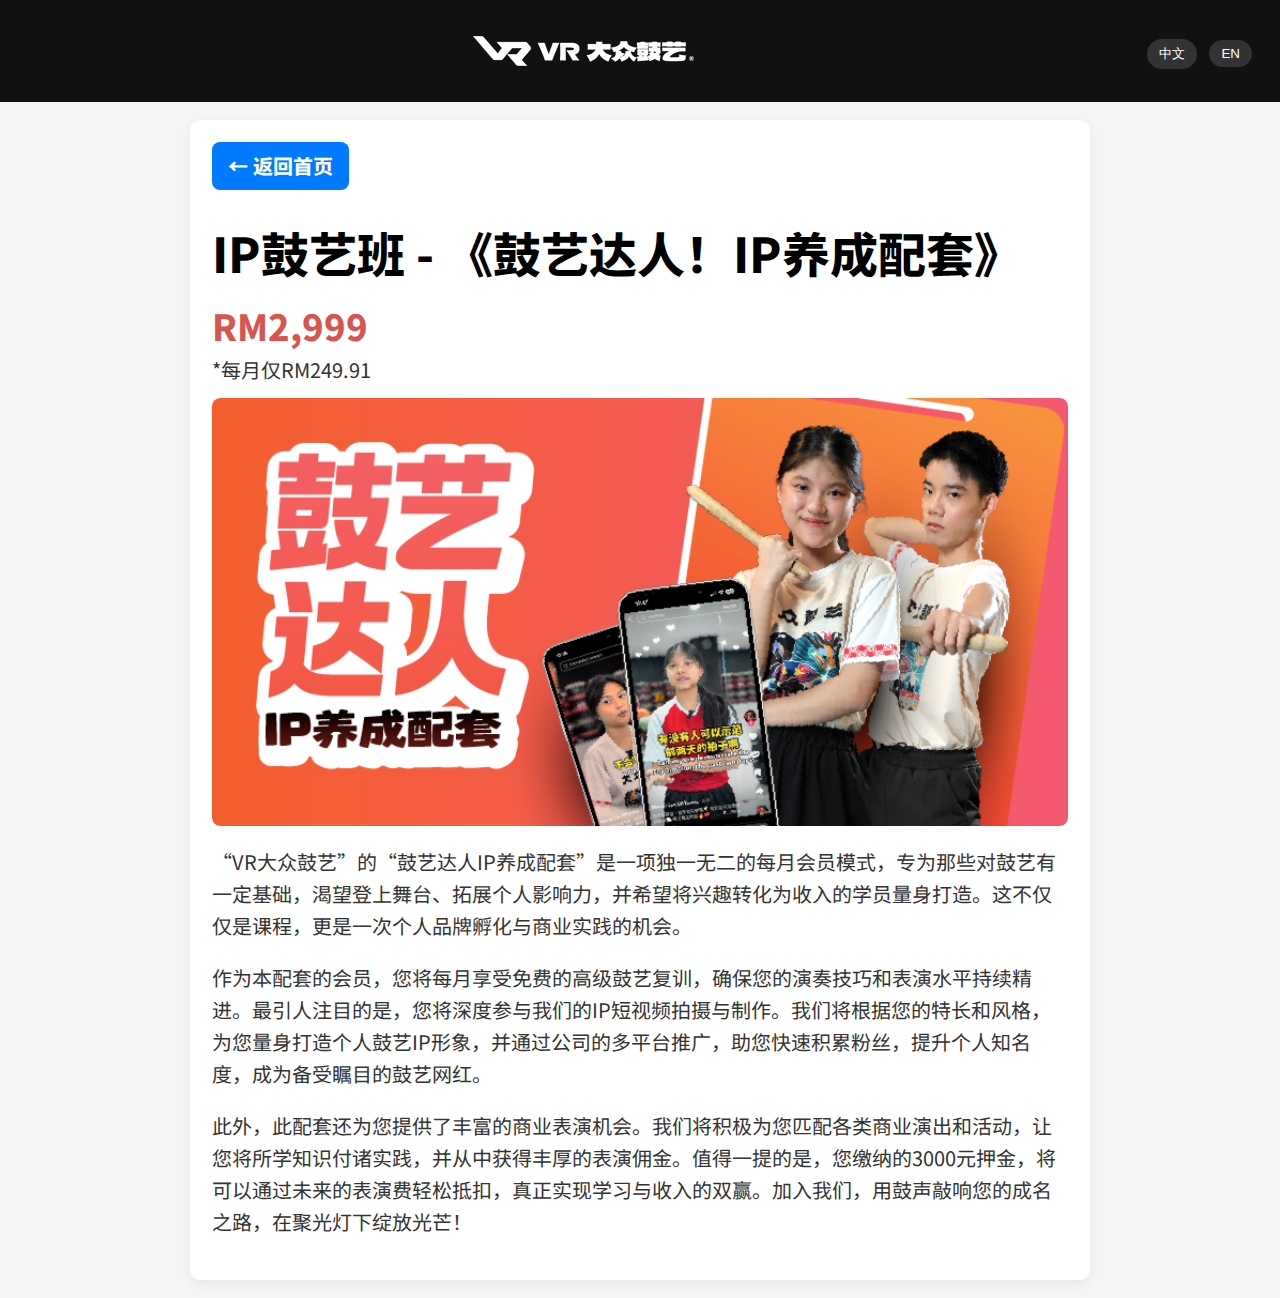
<file: project8.html>
<!DOCTYPE html>
<html lang="zh">
<head>
<meta charset="utf-8" />
<meta name="viewport" content="width=device-width,initial-scale=1" />
<title>IP鼓艺班 - 《鼓艺达人！IP养成配套》 - VR大众鼓艺</title>
<link rel="stylesheet" href="style.css" />
</head>
<body>
  <header class="header">
    <div class="brand"><img src="1x/logo.png"></div>
    <div class="lang-btns">
      <button id="lang-zh">中文</button>
      <button id="lang-en">EN</button>
    </div>
  </header>

  <main class="container">
    <div class="content">
      <a class="back" href="index.html">← 返回首页</a>
      <div class="title" id="heading">IP鼓艺班 - 《鼓艺达人！IP养成配套》</div>
      <div class="price" id="price">RM2,999</div>
      <div class="desc" id="desc">*每月仅RM249.91</div>

      <div class="hero-img"><img src="1x/Rate Card-16.jpg" alt="IP鼓艺班 - 《鼓艺达人！IP养成配套》" style="width:100%;height:100%;object-fit:cover;border-radius:8px" /></div>
      <div class="desc" id="desc"><p>“VR大众鼓艺”的“鼓艺达人IP养成配套”是一项独一无二的每月会员模式，专为那些对鼓艺有一定基础，渴望登上舞台、拓展个人影响力，并希望将兴趣转化为收入的学员量身打造。这不仅仅是课程，更是一次个人品牌孵化与商业实践的机会。</p>

        <p>作为本配套的会员，您将每月享受免费的高级鼓艺复训，确保您的演奏技巧和表演水平持续精进。最引人注目的是，您将深度参与我们的IP短视频拍摄与制作。我们将根据您的特长和风格，为您量身打造个人鼓艺IP形象，并通过公司的多平台推广，助您快速积累粉丝，提升个人知名度，成为备受瞩目的鼓艺网红。</p>
        
        <p>此外，此配套还为您提供了丰富的商业表演机会。我们将积极为您匹配各类商业演出和活动，让您将所学知识付诸实践，并从中获得丰厚的表演佣金。值得一提的是，您缴纳的3000元押金，将可以通过未来的表演费轻松抵扣，真正实现学习与收入的双赢。加入我们，用鼓声敲响您的成名之路，在聚光灯下绽放光芒！</p></div>
    </div>
  </main>

<script>
  window.PROJECT_PAGE = "project8.html";
</script>
<script src="script.js"></script>
</body>
</html>
</file>
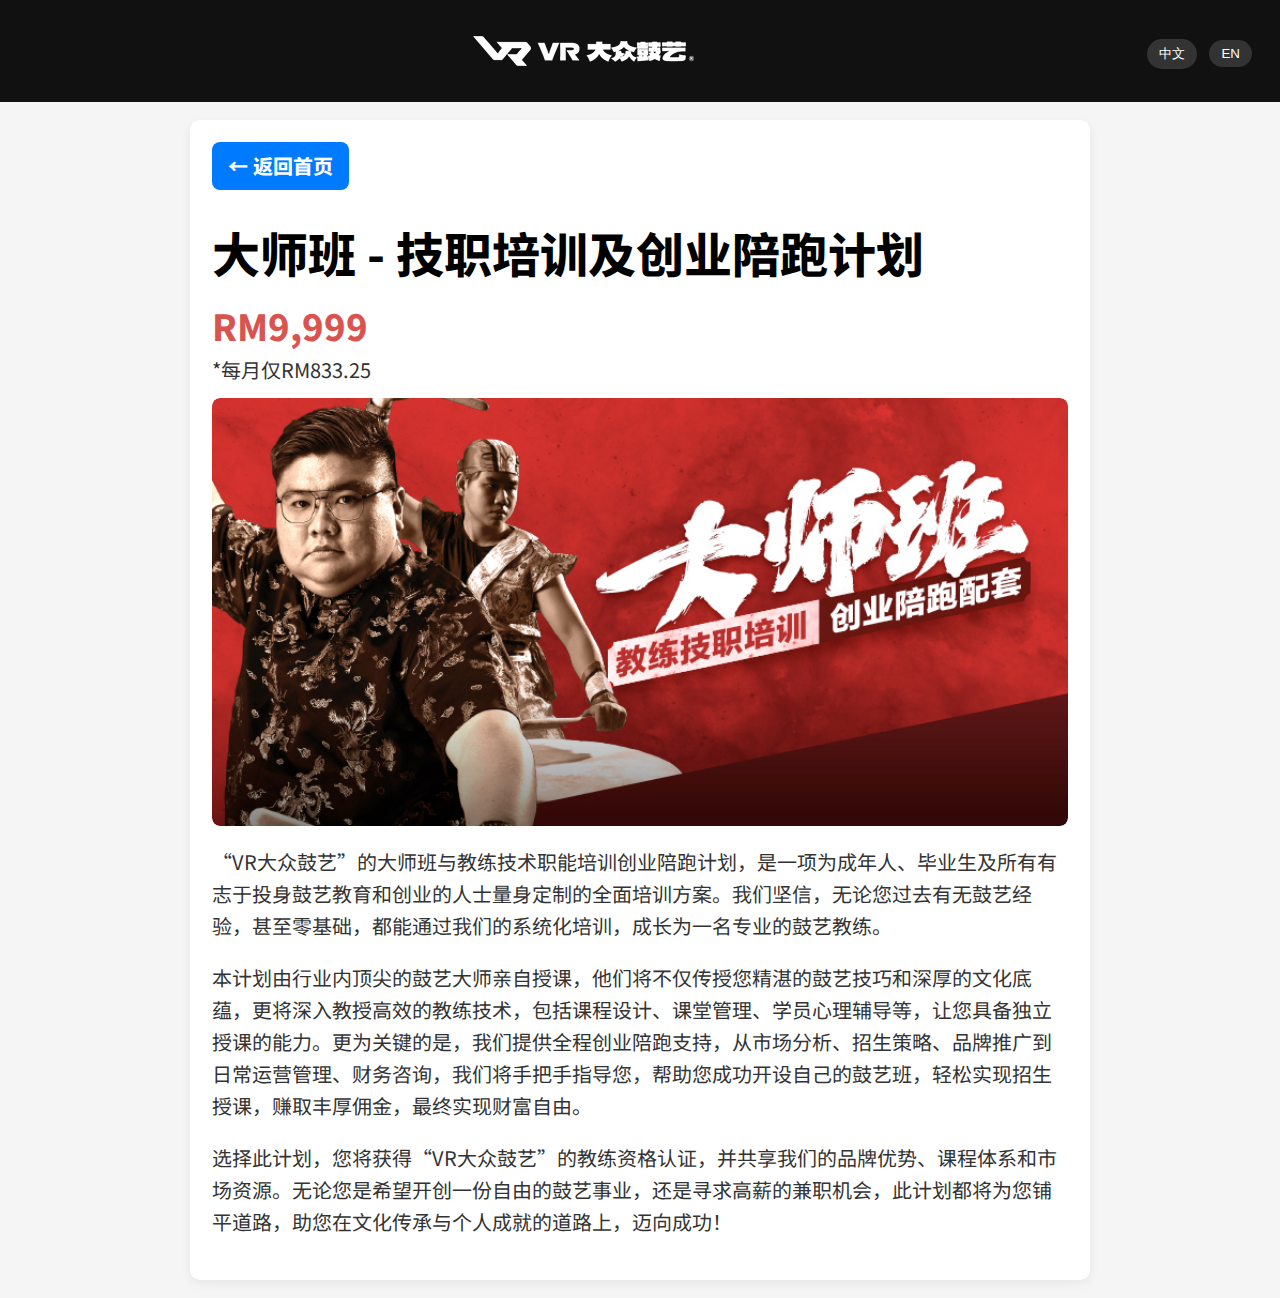
<file: project9.html>
<!DOCTYPE html>
<html lang="zh">
<head>
<meta charset="utf-8" />
<meta name="viewport" content="width=device-width,initial-scale=1" />
<title>大师班 - 技职培训及创业陪跑计划 - VR大众鼓艺</title>
<link rel="stylesheet" href="style.css" />
</head>
<body>
  <header class="header">
    <div class="brand"><img src="1x/logo.png"></div>
    <div class="lang-btns">
      <button id="lang-zh">中文</button>
      <button id="lang-en">EN</button>
    </div>
  </header>

  <main class="container">
    <div class="content">
      <a class="back" href="index.html">← 返回首页</a>
      <div class="title" id="heading">大师班 - 技职培训及创业陪跑计划</div>
      <div class="price" id="price">RM9,999</div>
      <div class="desc" id="desc">*每月仅RM833.25</div>

      <div class="hero-img"><img src="1x/Rate Card-17.jpg" alt="大师班 - 技职培训及创业陪跑计划" style="width:100%;height:100%;object-fit:cover;border-radius:8px" /></div>
      <div class="desc" id="desc"><p>“VR大众鼓艺”的大师班与教练技术职能培训创业陪跑计划，是一项为成年人、毕业生及所有有志于投身鼓艺教育和创业的人士量身定制的全面培训方案。我们坚信，无论您过去有无鼓艺经验，甚至零基础，都能通过我们的系统化培训，成长为一名专业的鼓艺教练。</p>

        <p>本计划由行业内顶尖的鼓艺大师亲自授课，他们将不仅传授您精湛的鼓艺技巧和深厚的文化底蕴，更将深入教授高效的教练技术，包括课程设计、课堂管理、学员心理辅导等，让您具备独立授课的能力。更为关键的是，我们提供全程创业陪跑支持，从市场分析、招生策略、品牌推广到日常运营管理、财务咨询，我们将手把手指导您，帮助您成功开设自己的鼓艺班，轻松实现招生授课，赚取丰厚佣金，最终实现财富自由。</p>
        
        <p>选择此计划，您将获得“VR大众鼓艺”的教练资格认证，并共享我们的品牌优势、课程体系和市场资源。无论您是希望开创一份自由的鼓艺事业，还是寻求高薪的兼职机会，此计划都将为您铺平道路，助您在文化传承与个人成就的道路上，迈向成功！</p></div>
    </div>
  </main>

<script>
  window.PROJECT_PAGE = "project9.html";
</script>
<script src="script.js"></script>
</body>
</html>
</file>
<file: style.css>
@import url('https://fonts.googleapis.com/css2?family=Noto+Sans+SC:wght@200;800&family=Poppins:wght@200;800&display=swap');

:root {
  --bg:#f5f5f5;
  --card-bg:#fff;
  --accent:#007bff;
  --muted:#666;
}

* {
  box-sizing:border-box;
}

body {
  font-family:'Noto Sans SC','Poppins',sans-serif;
  margin:0;
  background:var(--bg);
  color:#000000;
  font-size:20px;
  line-height:1.6;
  font-weight:300;
}

.header {
  display:flex;
  justify-content:space-between;
  align-items:center;
  padding:18px 28px;
  background:#111;
  color:white;
}

.brand {
  max-width:221px;
  height:30px;
  margin:18px auto;
}

.lang-btns button {
  margin-left:8px;
  padding:6px 12px;
  border-radius:18px;
  border:none;
  background:#333;
  color:#fff;
  cursor:pointer;
  font-weight:200;
}

.banner {
  max-width:100%;
  width:1200px;
  height:180px;
  margin:18px auto;
  border-radius:10px;
  background:#ddd;
  display:flex;
  align-items:center;
  justify-content:center;
  color:var(--muted);
}

.tabs {
  display:flex;
  justify-content:center;
  gap:12px;
  padding:10px 20px;
  flex-wrap:wrap;
}

.tab {
  padding:8px 14px;
  border-radius:10px;
  background:#fff;
  border:1px solid #eee;
  cursor:pointer;
  font-weight:800;
}

.tab.active {
  background:var(--accent);
  color:#fff;
}

.container {
  max-width:1200px;
  margin:18px auto;
  padding:0 18px;
}

.grid {
  display:grid;
  grid-template-columns:repeat(auto-fill,minmax(260px,1fr));
  gap:18px;
}

.card {
  background:var(--card-bg);
  border-radius:12px;
  overflow:hidden;
  box-shadow:0 4px 14px rgba(15,15,15,0.06);
  text-decoration:none;
  color:inherit;
  display:flex;
  flex-direction:column;
  transition:transform .18s;
}

.card:hover {
  transform:translateY(-6px);
}

.card-img {
  width:100%;
  height:200px;
  background:#ddd;
  display:flex;
  align-items:center;
  justify-content:center;
  color:#888;
  font-weight:200;
}

.card-body {
  padding:14px;
  flex:1;
  display:flex;
  flex-direction:column;
  justify-content:space-between;
}

.card h3 {
  margin:6px 0;
  font-weight:800;
  font-size:18px;
}

.card p {
  margin:0;
  color:#bb8900;
  font-weight:600;
  font-size:16px;
}

.card .btn {
  margin-top:12px;
  padding:8px 12px;
  border-radius:8px;
  background:var(--accent);
  color:#fff;
  text-decoration:none;
  display:inline-block;
  font-weight:800;
}

.content {
  max-width:900px;
  margin:18px auto;
  background:var(--card-bg);
  padding:22px;
  border-radius:10px;
  box-shadow:0 4px 12px rgba(0,0,0,0.06);
}

.back {
  display:inline-block;
  margin-bottom:18px;
  padding:8px 16px;
  background:var(--accent);
  color:#fff;
  border-radius:8px;
  text-decoration:none;
  font-weight:800;
}

.title {
  font-size:48px;
  font-weight:800;
  margin:6px 0;
}

.price {
  color:#d9534f;
  font-weight:800;
  margin:0 0;
  font-size:36px;
}

.hero-img {
  display:block;
  width:100%;
  height:auto;
  border-radius:8px;
  overflow:hidden;
  display:flex;
  align-items:center;
  justify-content:center;
  color:#888;
  font-weight:200;
  margin:12px 0;
}

.desc {
  font-weight:400;
  color:#333;
  line-height:1.6;
}

.desc-img {
  display:block;         
  max-width:100%;        
  margin:1.2em auto;     
  border-radius:12px;    
  height:auto;
}

/* links style */
a {
  text-decoration:none;
}

/* responsive images: 1200px on desktop, full width on mobile */
.responsive-img {
  width:1200px;
  max-width:100%;
  height:auto;
}

@media (max-width:1200px) {
  .responsive-img {
    width:100%;
  }
}
</file>
